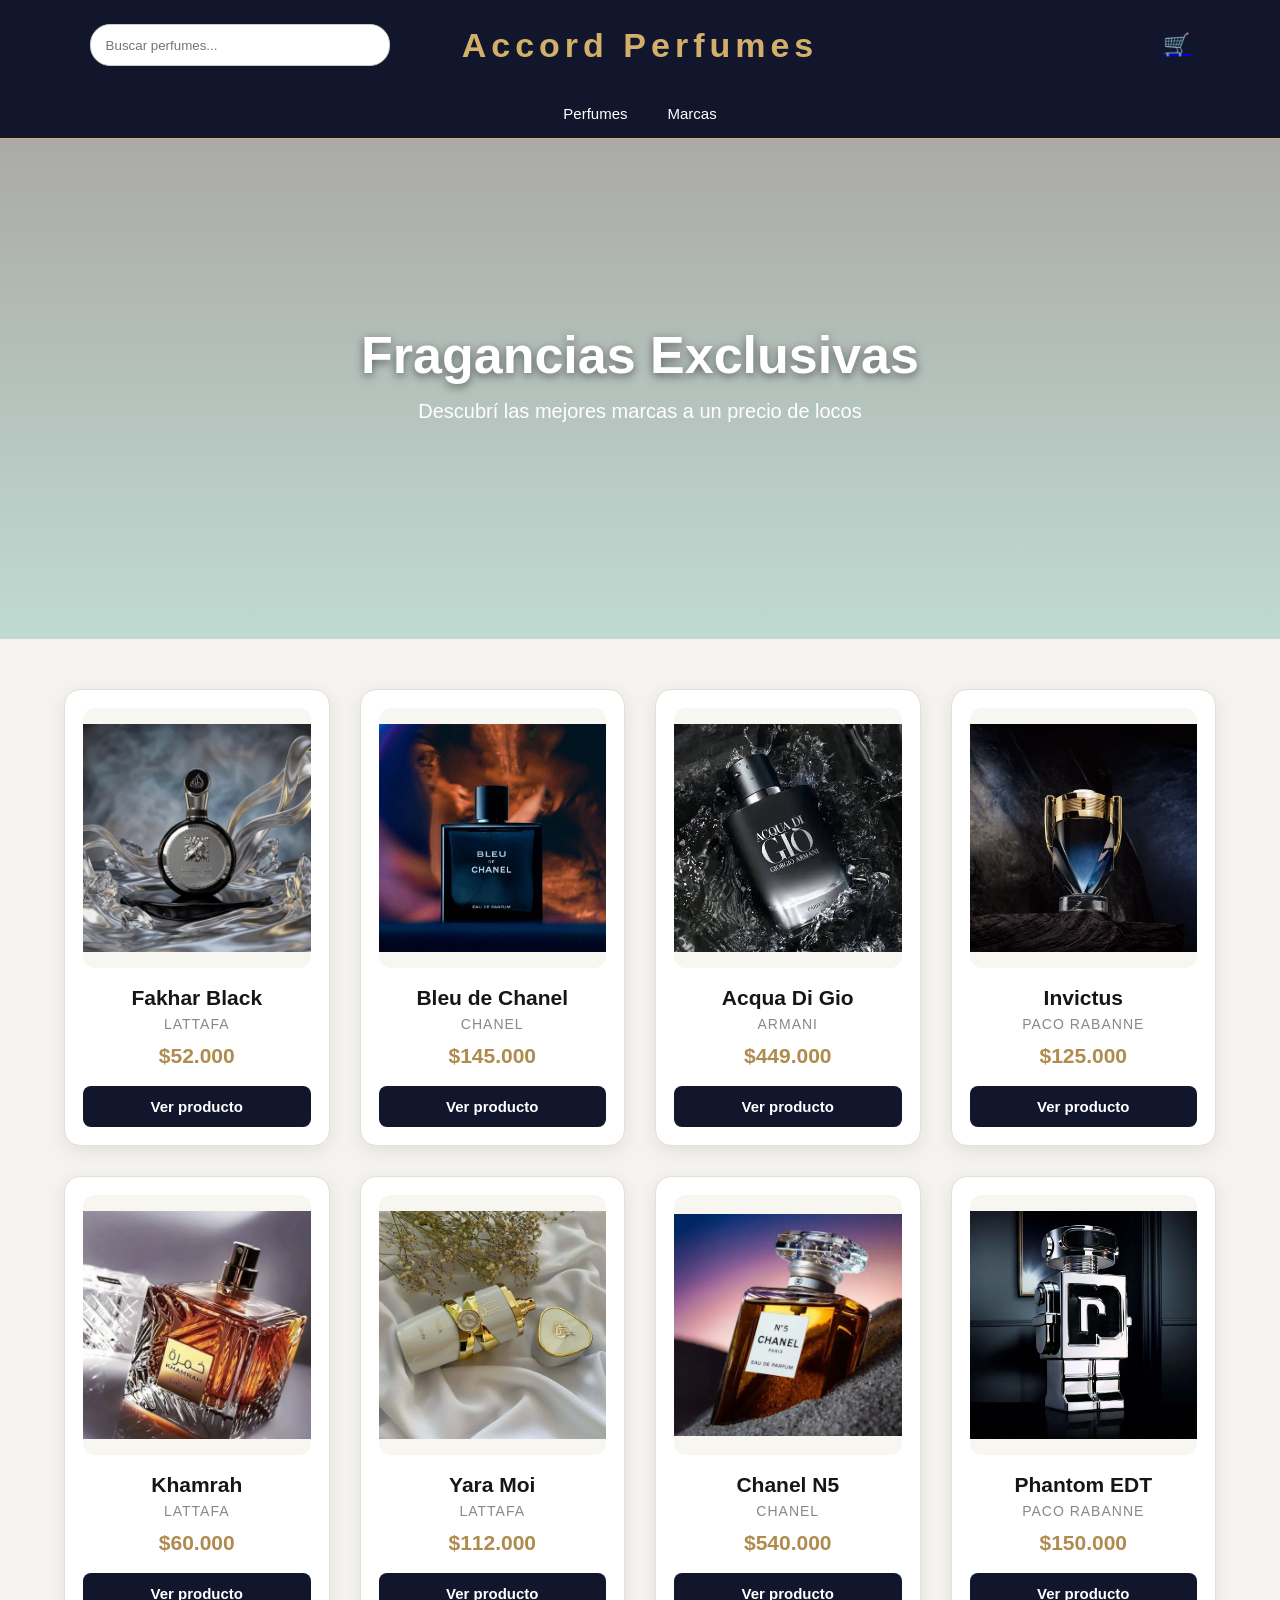
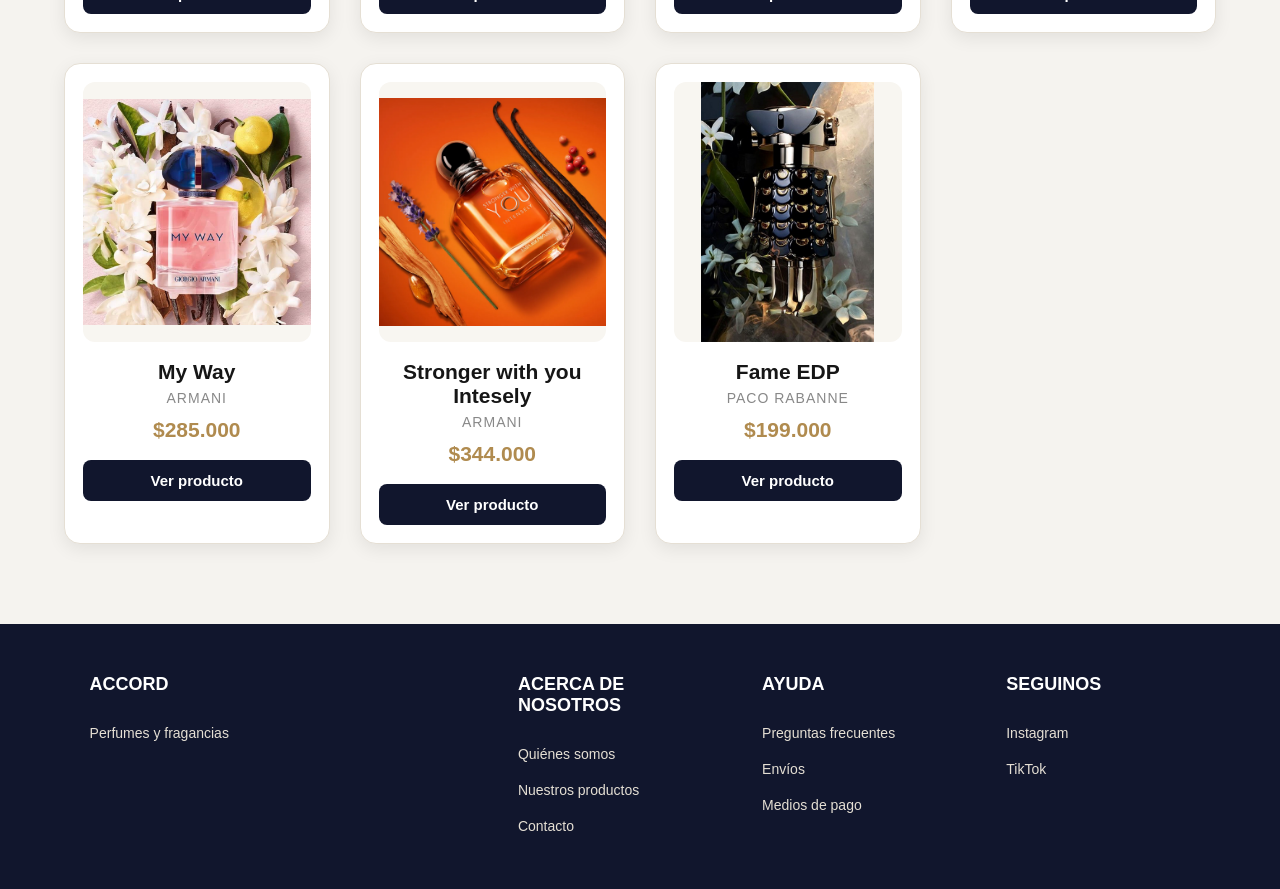
<file: index.html>
<!DOCTYPE html>
<html lang="en">
<head>
    <meta charset="UTF-8">
    <meta name="description" content="Pagina Web de Emprendimiento de Perfumes">
    <meta name="viewport" content="width=device-width, initial-scale=1.0">
    <meta name="keywords" content="html, CSS">
    <meta name="author" content="Jonathan Orieta">
    <link rel="stylesheet" href="styles.css">
    <title>Accord Perfumes</title>
</head>
<body>
<!-- HEADER -->
    <header>
        <div class="top-header">
            <div class="buscador-container">

                <input 
                    type="text" 
                    id="buscador"
                    placeholder="Buscar perfumes..."
                    autocomplete="off"
                >

                <div id="resultados-busqueda"></div>

            </div>
            <h1 class="logo">Accord Perfumes</h1>
            <div class="icons">
                <a href="Carrito.html">🛒</a>
            </div>
        </div>

        <!-- MENU -->
        <nav>
            <ul>
                <li><a href="perfumes.html">Perfumes</a></li>
                <li><a href="marcas.html">Marcas</a></li>
            </ul>
        </nav>
    </header>

    <!-- BANNER -->
    <section class="banner">
        <div class="banner-content">
            <h2>Fragancias Exclusivas</h2>
            <p>Descubrí las mejores marcas a un precio de locos</p>
        </div>
    </section>

    <!-- PRODUCTOS -->
    <section class="products" id="lista-productos">

        <div class="product-card">
            <img src="img/Black.webp" alt="">
            <h3>Fakhar Black</h3>
            <p class="brand">Lattafa</p>
            <p class="price">$52.000</p>
             <a href="producto.html?id=fakhar">
                <button>Ver producto</button>
            </a>
        </div>

        <div class="product-card">
            <img src="img/bleu.jpg" alt="">
            <h3>Bleu de Chanel</h3>
            <p class="brand">Chanel</p>
            <p class="price">$145.000</p>
            <a href="producto.html?id=bleu">
                <button>Ver producto</button>
            </a>
        </div>

        <div class="product-card">
            <img src="img/AcquaH.jpg" alt="">
            <h3>Acqua Di Gio</h3>
            <p class="brand">Armani</p>
            <p class="price">$449.000</p>
            <a href="producto.html?id=AcquaDiGioHP">
                <button>Ver producto</button>
            </a>
        </div>

        <div class="product-card">
            <img src="img/invictus.jpg" alt="">
            <h3>Invictus</h3>
            <p class="brand">Paco Rabanne</p>
            <p class="price">$125.000</p>
            <a href="producto.html?id=invictus">
                <button>Ver producto</button>
            </a>
        </div>
        <div class="product-card">
            <img src="img/khamrah.webp" alt="">
            <h3>Khamrah</h3>
            <p class="brand">Lattafa</p>
            <p class="price">$60.000</p>
             <a href="producto.html?id=Khamrah">
                <button>Ver producto</button>
            </a>
        </div>
        <div class="product-card">
            <img src="img/Yaramoi.jpg" alt="">
            <h3>Yara Moi</h3>
            <p class="brand">Lattafa</p>
            <p class="price">$112.000</p>
             <a href="producto.html?id=Yaramoi">
                <button>Ver producto</button>
            </a>
        </div>
        <div class="product-card">
            <img src="img/Chanel5.webp" alt="">
            <h3>Chanel N5</h3>
            <p class="brand">Chanel</p>
            <p class="price">$540.000</p>
            <a href="producto.html?id=Chanel5">
                <button>Ver producto</button>
            </a>
        </div>
        <div class="product-card">
            <img src="img/Phantom.webp" alt="">
            <h3>Phantom EDT</h3>
            <p class="brand">Paco Rabanne</p>
            <p class="price">$150.000</p>
            <a href="producto.html?id=Phantom">
                <button>Ver producto</button>
            </a>
        </div>

        <div class="product-card">
            <img src="img/Myway.jpg" alt="">
            <h3>My Way</h3>
            <p class="brand">Armani</p>
            <p class="price">$285.000</p>
            <a href="producto.html?id=MyWay">
                <button>Ver producto</button>
            </a>
        </div>
        <div class="product-card">
            <img src="img/Stronger.webp" alt="">
            <h3>Stronger with you Intesely</h3>
            <p class="brand">Armani</p>
            <p class="price">$344.000</p>
            <a href="producto.html?id=Stronger">
                <button>Ver producto</button>
            </a>
        </div>
        <div class="product-card">
            <img src="img/Fame.jpg" alt="">
            <h3>Fame EDP</h3>
            <p class="brand">Paco Rabanne</p>
            <p class="price">$199.000</p>
            <a href="producto.html?id=Fame">
                <button>Ver producto</button>
            </a>
        </div>

    </section >
    <footer>

    <div class="footer-column">
        <h3>ACCORD</h3>
        <p>Perfumes y fragancias</p>
    </div>

    <div class="footer-column">
        <h3>ACERCA DE NOSOTROS</h3>
        <p>Quiénes somos</p>
        <p>Nuestros productos</p>
        <p>Contacto</p>
    </div>

    <div class="footer-column">
        <h3>AYUDA</h3>
        <p>Preguntas frecuentes</p>
        <p>Envíos</p>
        <p>Medios de pago</p>
    </div>

    <div class="footer-column">
        <h3>SEGUINOS</h3>
        <p>Instagram</p>
        <p>TikTok</p>
    </div>

</footer>
<script src="buscador.js"></script>

</body>
</html>
</file>
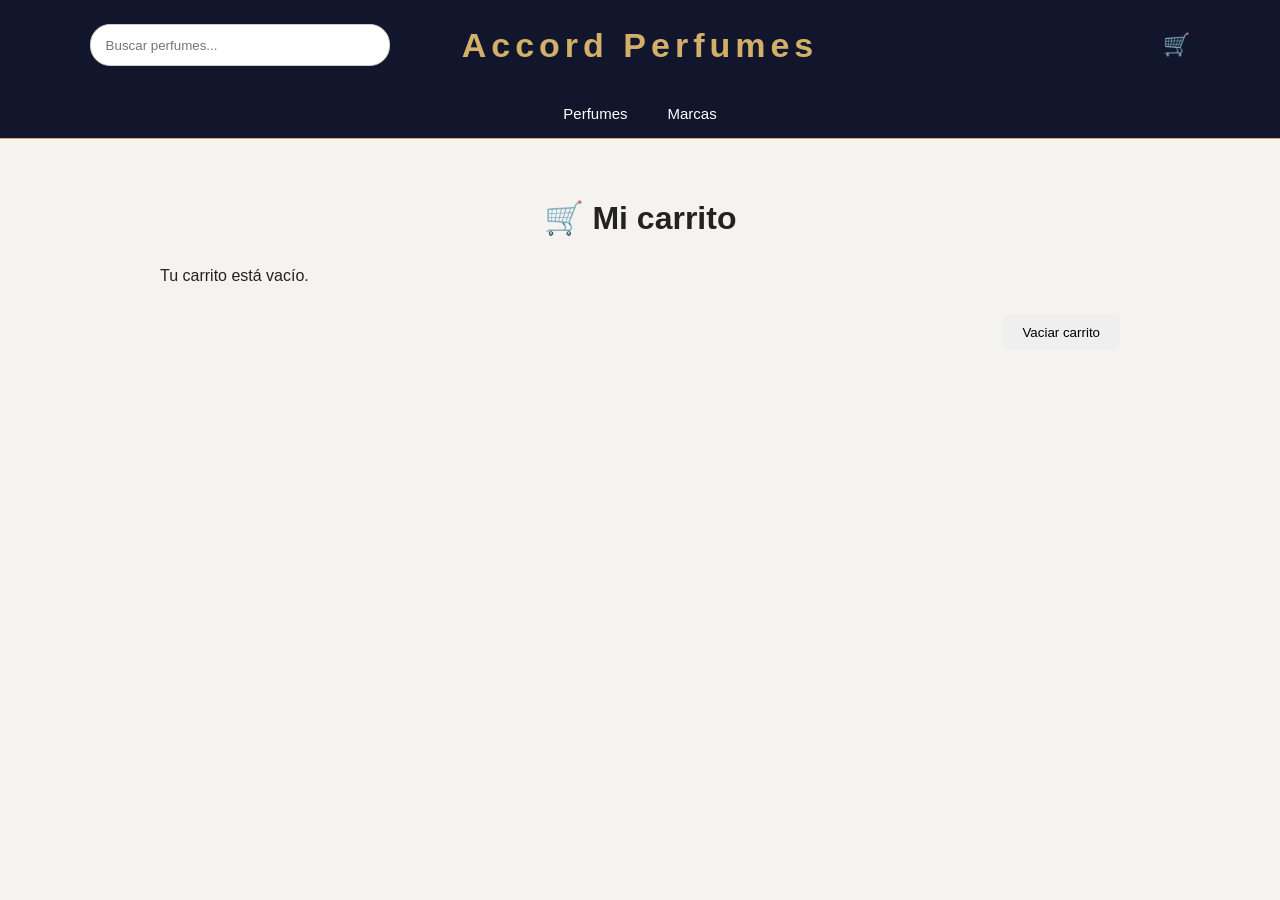
<file: Carrito.html>
<!DOCTYPE html>
<html lang="es">

<head>
    <meta charset="UTF-8">
    <title>Carrito - Accord Perfumes</title>
    <link rel="stylesheet" href="styles.css">
</head>

<body>

<header>

    <div class="top-header">

        <div class="buscador-container">

            <input 
                type="text"
                id="buscador"
                placeholder="Buscar perfumes..."
                autocomplete="off"
            >

            <div id="resultados-busqueda"></div>

        </div>

        <a href="index.html" class="logo">
            Accord Perfumes
        </a>

        <div class="icons">
            <span>🛒</span>
        </div>

    </div>


    <nav>
        <ul>
            <li><a href="perfumes.html">Perfumes</a></li>
            <li><a href="marcas.html">Marcas</a></li>
        </ul>
    </nav>

</header>

<main class="carrito">

    <h1>🛒 Mi carrito</h1>

    <div id="productos-carrito"></div>

    <h2 id="total"></h2>

    <button onclick="vaciarCarrito()">Vaciar carrito</button>

</main>

<script>

function mostrarCarrito() {

    const contenedor = document.getElementById("productos-carrito");
    const totalElemento = document.getElementById("total");

    let carrito = JSON.parse(localStorage.getItem("carrito")) || [];

    contenedor.innerHTML = "";

    let total = 0;

    if (carrito.length === 0) {

        contenedor.innerHTML = "<p>Tu carrito está vacío.</p>";

        totalElemento.textContent = "";

        return;
    }

    carrito.forEach((producto, index) => {

        // Compatibilidad con productos agregados anteriormente
        if (!producto.cantidad) {
            producto.cantidad = 1;
        }

        // Convertir "$52.000" en 52000
        let precioNumerico = parseInt(
            producto.precio.replace(/\D/g, "")
        );

        // Calcular subtotal
        let subtotal = precioNumerico * producto.cantidad;

        total += subtotal;

        contenedor.innerHTML += `

            <div class="producto-carrito">

                <img src="${producto.imagen}" alt="${producto.nombre}">

                <div>

                    <h2>${producto.nombre}</h2>

                    <p>${producto.marca}</p>

                    <p>Precio: ${producto.precio}</p>

                    <div class="cantidad">

                        <button onclick="disminuirCantidad(${index})">
                            −
                        </button>

                        <span>
                            Cantidad: ${producto.cantidad}
                        </span>

                        <button onclick="aumentarCantidad(${index})">
                            +
                        </button>

                    </div>

                    <p>
                        Subtotal: $${subtotal.toLocaleString("es-AR")}
                    </p>

                    <button onclick="eliminarProducto(${index})">
                        Eliminar
                    </button>

                </div>

            </div>

        `;
    });

    totalElemento.textContent =
        "Total: $" + total.toLocaleString("es-AR");

    // Guardar cambios
    localStorage.setItem("carrito", JSON.stringify(carrito));
}


// AUMENTAR CANTIDAD

function aumentarCantidad(index) {

    let carrito = JSON.parse(localStorage.getItem("carrito")) || [];

    carrito[index].cantidad++;

    localStorage.setItem("carrito", JSON.stringify(carrito));

    mostrarCarrito();
}


// DISMINUIR CANTIDAD

function disminuirCantidad(index) {

    let carrito = JSON.parse(localStorage.getItem("carrito")) || [];

    if (carrito[index].cantidad > 1) {

        carrito[index].cantidad--;

    } else {

        // Si llega a 0, eliminar producto
        carrito.splice(index, 1);
    }

    localStorage.setItem("carrito", JSON.stringify(carrito));

    mostrarCarrito();
}


// ELIMINAR PRODUCTO

function eliminarProducto(index) {

    let carrito = JSON.parse(localStorage.getItem("carrito")) || [];

    carrito.splice(index, 1);

    localStorage.setItem("carrito", JSON.stringify(carrito));

    mostrarCarrito();
}


// VACIAR CARRITO

function vaciarCarrito() {

    localStorage.removeItem("carrito");

    mostrarCarrito();
}


// Mostrar carrito al abrir la página

mostrarCarrito();

</script>
<script src="buscador.js"></script>
</body>
</html>
</file>
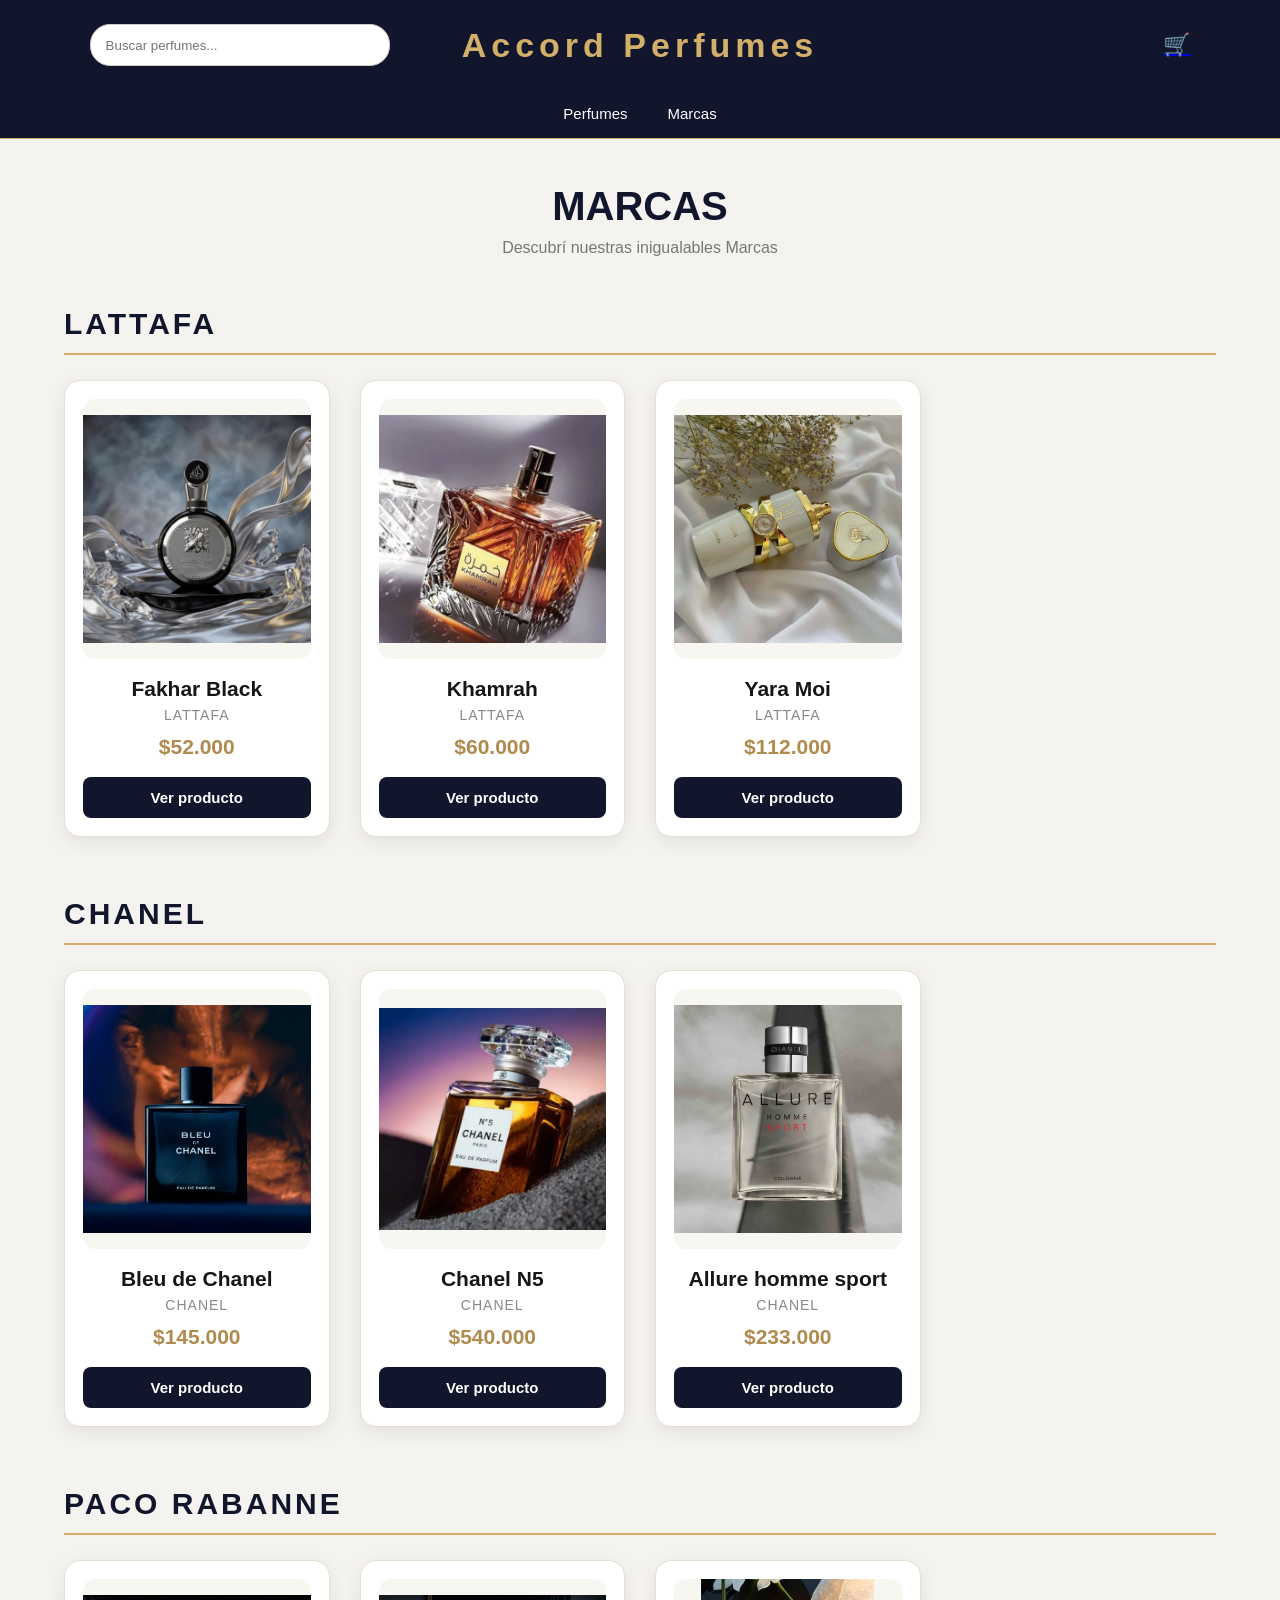
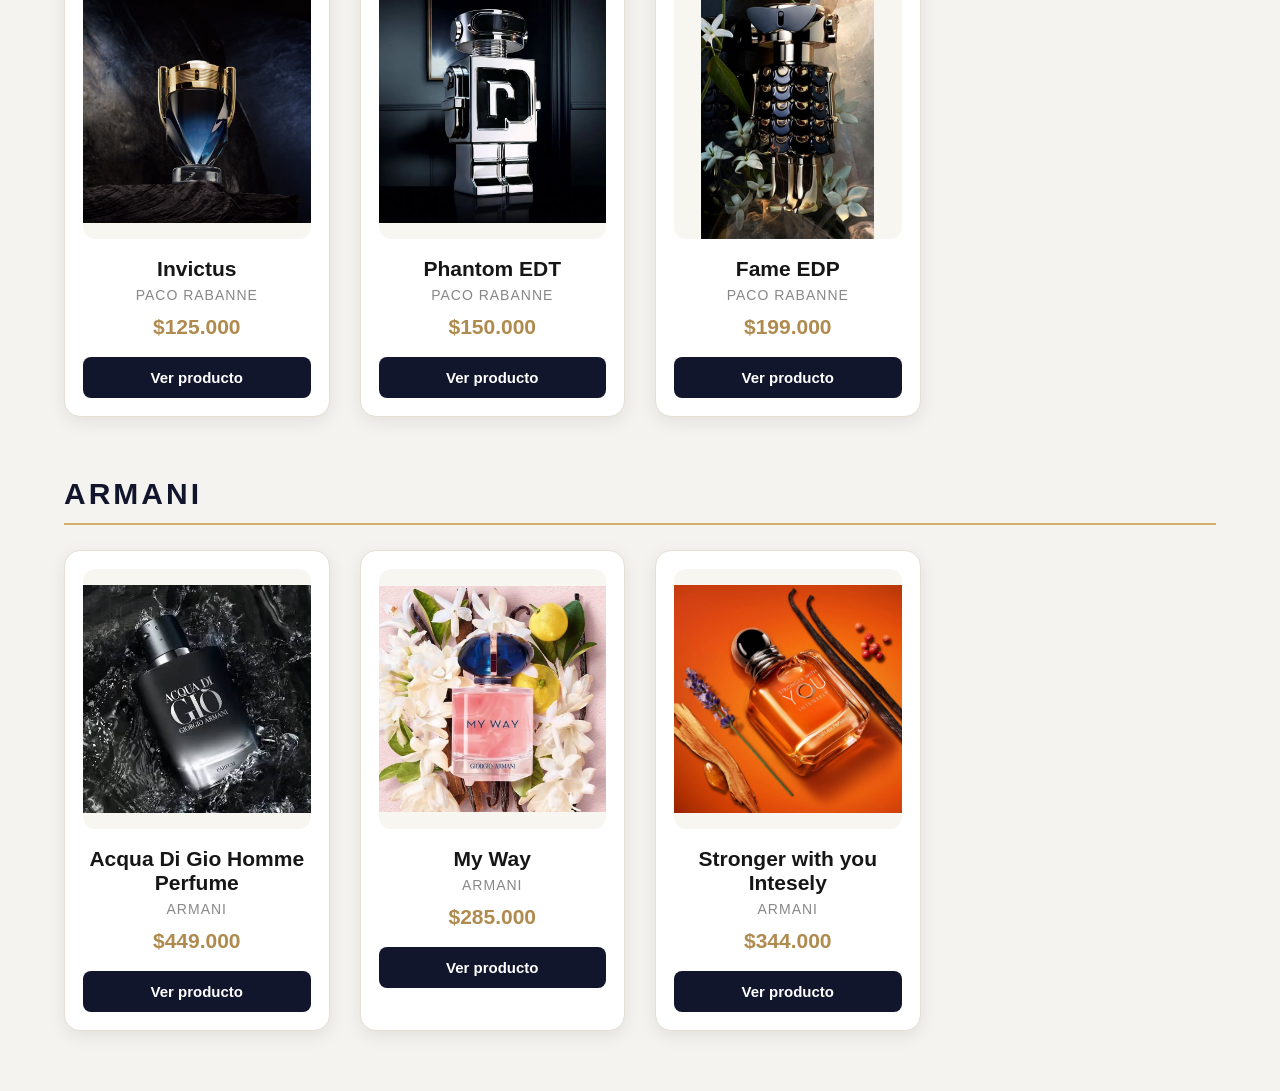
<file: Marcas.html>
<!DOCTYPE html>
<html lang="es">
<head>
    <meta charset="UTF-8">
    <title>Marcas</title>
    <link rel="stylesheet" href="styles.css">
</head>
<body>
<!--------Header----->
    <header>
        <div class="top-header">
            <div class="buscador-container">

                <input 
                    type="text"
                    id="buscador"
                    placeholder="Buscar perfumes..."
                    autocomplete="off"
                >

            <div id="resultados-busqueda"></div>

        </div>
            <a href="index.html" class="logo">
                Accord Perfumes
            </a>
            <div class="icons">
                <a href="Carrito.html">🛒</a>
            </div>
        </div>

        <!-- MENU -->
        <nav>
            <ul>
                <li><a href="perfumes.html">Perfumes</a></li>
                <li><a href="marcas.html">Marcas</a></li>
            </ul>
        </nav>
    </header>

<section class="titulo-seccion">
    <h1>MARCAS</h1>
    <p>Descubrí nuestras inigualables Marcas</p>
</section>
<section class="marcas-container">

    <!-- LATTAFA -->
    <div class="marca-seccion">
        <h2>LATTAFA</h2>

        <div class="products">
            <div class="product-card">
                <img src="img/Black.webp" alt="Fakhar Black">
                <h3>Fakhar Black</h3>
                <p class="brand">Lattafa</p>
                <p class="price">$52.000</p>
                <a href="producto.html?id=fakhar">
                    <button>Ver producto</button>
                </a>
            </div>
            <div class="product-card">
                <img src="img/khamrah.webp" alt="khamrah">
                <h3>Khamrah</h3>
                <p class="brand">Lattafa</p>
                <p class="price">$60.000</p>
                <a href="producto.html?id=Khamrah">
                    <button>Ver producto</button>
                </a>
            </div>
            <div class="product-card">
                <img src="img/Yaramoi.jpg" alt="Yaramoi">
                <h3>Yara Moi</h3>
                <p class="brand">Lattafa</p>
                <p class="price">$112.000</p>
                <a href="producto.html?id=Yaramoi">
                    <button>Ver producto</button>
                </a>
            </div>
            <!-- Acá agregás más perfumes de Lattafa -->
        </div>
    </div>


    <!-- CHANEL -->
    <div class="marca-seccion">
        <h2>CHANEL</h2>

        <div class="products">
            <div class="product-card">
                <img src="img/bleu.jpg" alt="Bleu de Chanel">
                <h3>Bleu de Chanel</h3>
                <p class="brand">Chanel</p>
                <p class="price">$145.000</p>
                <a href="producto.html?id=bleu">
                    <button>Ver producto</button>
                </a>
            </div>
            <div class="product-card">
                <img src="img/Chanel5.webp" alt="Chanel N5">
                <h3>Chanel N5</h3>
                <p class="brand">Chanel</p>
                <p class="price">$540.000</p>
                <a href="producto.html?id=Chanel5">
                    <button>Ver producto</button>
                </a>
            </div>
            <div class="product-card">
                <img src="img/Allure.webp" alt="Allure homme sport">
                <h3>Allure homme sport</h3>
                <p class="brand">Chanel</p>
                <p class="price">$233.000</p>
                <a href="producto.html?id=Allure">
                    <button>Ver producto</button>
                </a>
            </div>
            <!-- Más perfumes de Chanel -->
        </div>
    </div>


    <!-- PACO RABANNE -->
    <div class="marca-seccion">
        <h2>PACO RABANNE</h2>

        <div class="products">
            <div class="product-card">
                <img src="img/invictus.jpg" alt="Invictus">
                <h3>Invictus</h3>
                <p class="brand">Paco Rabanne</p>
                <p class="price">$125.000</p>
                <a href="producto.html?id=invictus">
                    <button>Ver producto</button>
                </a>
            </div>
            <div class="product-card">
                <img src="img/Phantom.webp" alt="Phantom">
                <h3>Phantom EDT</h3>
                <p class="brand">Paco Rabanne</p>
                <p class="price">$150.000</p>
                <a href="producto.html?id=Phantom">
                    <button>Ver producto</button>
                </a>
            </div>
            <div class="product-card">
                <img src="img/Fame.jpg" alt="Fame">
                <h3>Fame EDP</h3>
                <p class="brand">Paco Rabanne</p>
                <p class="price">$199.000</p>
                <a href="producto.html?id=Fame">
                    <button>Ver producto</button>
                </a>
            </div>

            <!-- Más perfumes de Paco Rabanne -->
        </div>
    </div>


    <!-- ARMANI -->
    <div class="marca-seccion">
        <h2>ARMANI</h2>

        <div class="products">
            <div class="product-card">
                <img src="img/AcquaH.jpg" alt="Acqua Di Gio Homme">
                <h3>Acqua Di Gio Homme Perfume</h3>
                <p class="brand">Armani</p>
                <p class="price">$449.000</p>
                <a href="producto.html?id=AcquaDiGioHP">
                    <button>Ver producto</button>
                </a>
            </div>
            <div class="product-card">
                <img src="img/Myway.jpg" alt="MyWay">
                <h3>My Way</h3>
                <p class="brand">Armani</p>
                <p class="price">$285.000</p>
                <a href="producto.html?id=MyWay">
                    <button>Ver producto</button>
                </a>
            </div>
            <div class="product-card">
                <img src="img/Stronger.webp" alt="Stronger">
                <h3>Stronger with you Intesely</h3>
                <p class="brand">Armani</p>
                <p class="price">$344.000</p>
                <a href="producto.html?id=Stronger">
                    <button>Ver producto</button>
                </a>
            </div>

            <!-- Más perfumes de Armani -->
        </div>
    </div>
<script src="buscador.js"></script>
</section>
</file>
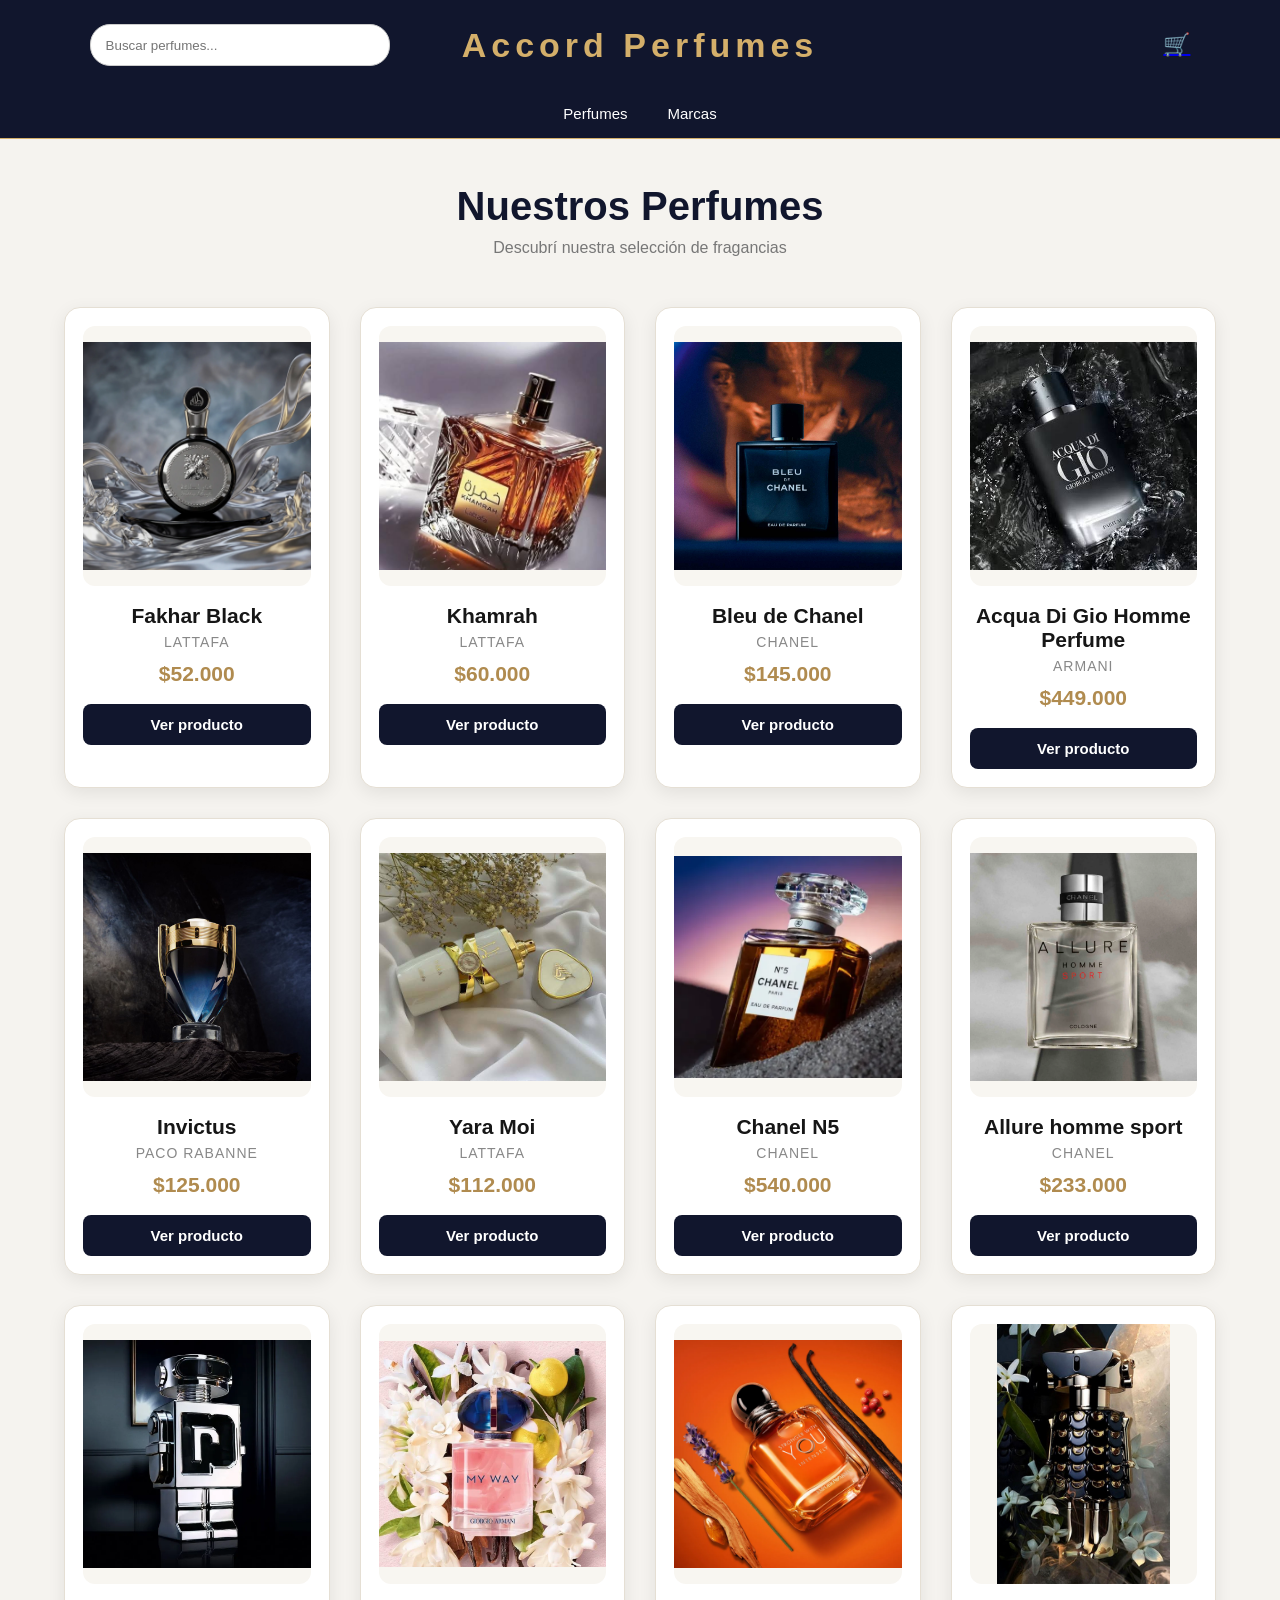
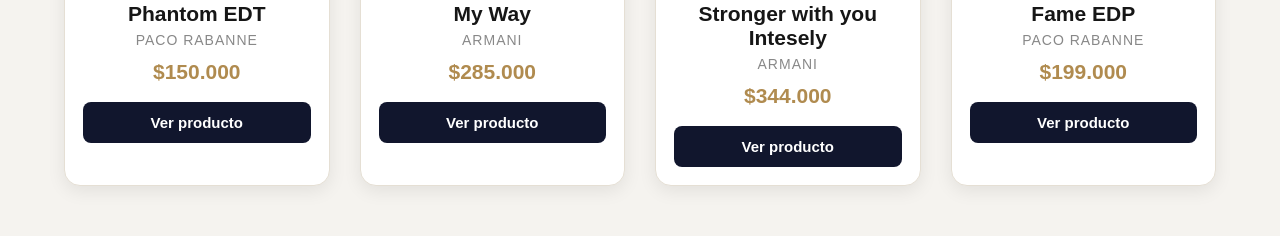
<file: perfumes.html>
<!DOCTYPE html>
<html lang="es">
<head>
    <meta charset="UTF-8">
    <title>Perfumes</title>
    <link rel="stylesheet" href="styles.css">
</head>
<body>
<!--------Header----->
    <header>
        <div class="top-header">
            <div class="buscador-container">

                <input 
                    type="text"
                    id="buscador"
                    placeholder="Buscar perfumes..."
                    autocomplete="off"
                >

            <div id="resultados-busqueda"></div>

        </div>
            <a href="index.html" class="logo">
                Accord Perfumes
            </a>
            <div class="icons">
                <a href="Carrito.html">🛒</a>
            </div>
        </div>

        <!-- MENU -->
        <nav>
            <ul>
                <li><a href="perfumes.html">Perfumes</a></li>
                <li><a href="marcas.html">Marcas</a></li>
            </ul>
        </nav>
    </header>

<section class="titulo-seccion">
    <h1>Nuestros Perfumes</h1>
    <p>Descubrí nuestra selección de fragancias</p>
</section>

<section class="products">

    <div class="product-card">
        <img src="img/Black.webp" alt="Fakhar Black">

        <h3>Fakhar Black</h3>

        <p class="brand">Lattafa</p>

        <p class="price">$52.000</p>

        <a href="producto.html?id=fakhar">
            <button>Ver producto</button>
        </a>
    </div>
    <div class="product-card">
        <img src="img/khamrah.webp" alt="Khamrah">

        <h3>Khamrah</h3>

        <p class="brand">Lattafa</p>

        <p class="price">$60.000</p>

        <a href="producto.html?id=Khamrah">
            <button>Ver producto</button>
        </a>
    </div>


    <div class="product-card">
        <img src="img/bleu.jpg" alt="Bleu de Chanel">

        <h3>Bleu de Chanel</h3>

        <p class="brand">Chanel</p>

        <p class="price">$145.000</p>

        <a href="producto.html?id=bleu">
            <button>Ver producto</button>
        </a>
    </div>


    <div class="product-card">
        <img src="img/AcquaH.jpg" alt="Acqua Di Gio">

        <h3>Acqua Di Gio Homme Perfume</h3>

        <p class="brand">Armani</p>

        <p class="price">$449.000</p>

        <a href="producto.html?id=AcquaDiGioHP">
            <button>Ver producto</button>
        </a>
    </div>


    <div class="product-card">
        <img src="img/invictus.jpg" alt="Invictus">

        <h3>Invictus</h3>

        <p class="brand">Paco Rabanne</p>

        <p class="price">$125.000</p>

        <a href="producto.html?id=invictus">
            <button>Ver producto</button>
        </a>
    </div>
    <div class="product-card">
        <img src="img/Yaramoi.jpg" alt="Yaramoi">

        <h3>Yara Moi</h3>

        <p class="brand">Lattafa</p>

        <p class="price">$112.000</p>

        <a href="producto.html?id=Yaramoi">
            <button>Ver producto</button>
        </a>
    </div>
    <div class="product-card">
        <img src="img/Chanel5.webp" alt="N5">

        <h3>Chanel N5</h3>

        <p class="brand">Chanel</p>

        <p class="price">$540.000</p>

        <a href="producto.html?id=Chanel5">
            <button>Ver producto</button>
        </a>
    </div>
    <div class="product-card">
        <img src="img/Allure.webp" alt="Allure homme sport">

        <h3>Allure homme sport</h3>

        <p class="brand">Chanel</p>

        <p class="price">$233.000</p>

        <a href="producto.html?id=Allure">
            <button>Ver producto</button>
        </a>
    </div>
    <div class="product-card">
        <img src="img/Phantom.webp" alt="Phantom">

        <h3>Phantom EDT</h3>

        <p class="brand">Paco Rabanne</p>

        <p class="price">$150.000</p>

        <a href="producto.html?id=Phantom">
            <button>Ver producto</button>
        </a>
    </div>
    <div class="product-card">
        <img src="img/Myway.jpg" alt="MyWay">

        <h3>My Way</h3>

        <p class="brand">Armani</p>

        <p class="price">$285.000</p>

        <a href="producto.html?id=MyWay">
            <button>Ver producto</button>
        </a>
    </div>
    
    <div class="product-card">
        <img src="img/Stronger.webp" alt="Stronger">

        <h3>Stronger with you Intesely</h3>

        <p class="brand">Armani</p>

        <p class="price">$344.000</p>

        <a href="producto.html?id=Stronger">
            <button>Ver producto</button>
        </a>
    </div>

    <div class="product-card">
        <img src="img/Fame.jpg" alt="Fame">

        <h3>Fame EDP</h3>

        <p class="brand">Paco Rabanne</p>

        <p class="price">$199.000</p>

        <a href="producto.html?id=Fame">
            <button>Ver producto</button>
        </a>
    </div>

</section>


<script src="buscador.js"></script>

</body>
</html>
</file>
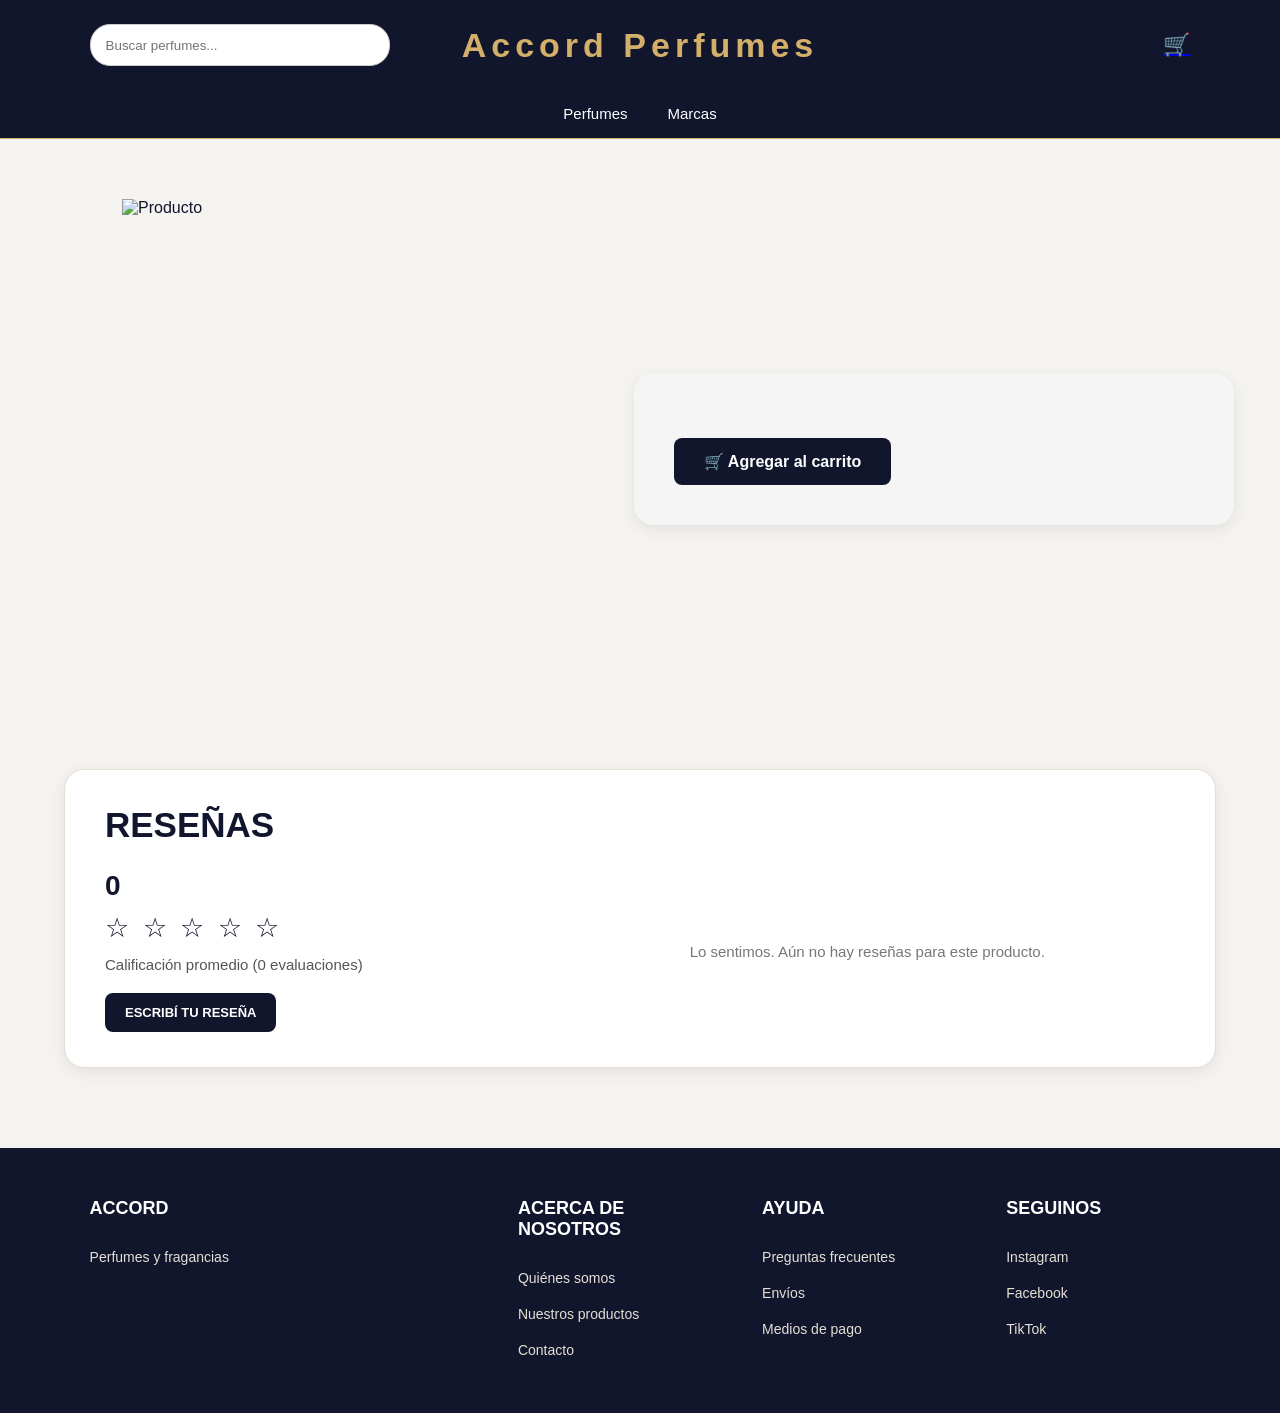
<file: producto.html>
<!DOCTYPE html>
<html lang="es">

<head>
    <meta charset="UTF-8">
    <title>Producto</title>
    <link rel="stylesheet" href="styles.css">
</head>

<body class="pagina-producto">

    <header>

    <div class="top-header">

        <div class="buscador-container">

            <input
                type="text"
                id="buscador"
                placeholder="Buscar perfumes..."
                autocomplete="off"
            >

            <div id="resultados-busqueda"></div>

        </div>

        <a href="index.html" class="logo">
            Accord Perfumes
        </a>

        <div class="icons">
            <a href="Carrito.html">🛒</a>
        </div>

    </div>

    <!-- MENU -->
    <nav>
        <ul>
            <li><a href="perfumes.html">Perfumes</a></li>
            <li><a href="marcas.html">Marcas</a></li>
        </ul>
    </nav>

</header>

    <main class="detalle-producto">

        <!-- IMAGEN -->
        <div class="producto-imagen">
            <img id="imagen" alt="Producto">
        </div>

        <!-- INFORMACIÓN -->
        <div class="producto-info">

            <p id="marca"></p>

            <h1 id="nombre"></h1>

            <p id="descripcion"></p>

            <h2 id="precio"></h2>

        <button class="btn-comprar" onclick="agregarAlCarrito()">
            🛒 Agregar al carrito
        </button>

        </div>

    </main>
        <section class="resenas">

            <h2>RESEÑAS</h2>

            <div class="resenas-contenido">

                <div class="resenas-izquierda">
                    <h3>0</h3>

                    <div class="estrellas">
                          ☆ ☆ ☆ ☆ ☆
                    </div>

                    <p>Calificación promedio (0 evaluaciones)</p>

                     <button>ESCRIBÍ TU RESEÑA</button>
                </div>

                 <div class="resenas-derecha">
                    <p>Lo sentimos. Aún no hay reseñas para este producto.</p>
                </div>

    </div>

</section>

    <footer>

    <div class="footer-column">
        <h3>ACCORD</h3>
        <p>Perfumes y fragancias</p>
    </div>

    <div class="footer-column">
        <h3>ACERCA DE NOSOTROS</h3>
        <p>Quiénes somos</p>
        <p>Nuestros productos</p>
        <p>Contacto</p>
    </div>

    <div class="footer-column">
        <h3>AYUDA</h3>
        <p>Preguntas frecuentes</p>
        <p>Envíos</p>
        <p>Medios de pago</p>
    </div>

    <div class="footer-column">
        <h3>SEGUINOS</h3>
        <p>Instagram</p>
        <p>Facebook</p>
        <p>TikTok</p>
    </div>

</footer>
<script src="buscador.js"></script>
<script src="producto.js"></script>
</body>
</html>
</file>
<file: styles.css>
*{
    margin:0;
    padding:0;
    box-sizing:border-box;
    font-family:Arial, Helvetica, sans-serif;
}

body{
    background:#f5f3ef;
    color:#222;
}

/* HEADER */

header{
    color:#d4af6a;
    background:#11162d;
    border-bottom:1px solid #d4af6a;
}

.top-header {
    position: relative;
    width: 100%;
    min-height: 90px;

    display: flex;
    align-items: center;
    justify-content: space-between;

    padding: 20px 7%;
}


/* BUSCADOR */

.top-header .buscador-container {
    width: 300px;
    flex-shrink: 0;
}


/* LOGO CENTRADO */

.top-header .logo {
    position: absolute;

    left: 50%;
    top: 50%;

    transform: translate(-50%, -50%);

    margin: 0;

    text-align: center;

    white-space: nowrap;

    z-index: 2;
}


/* ICONOS */

.top-header .icons {
    margin-left: auto;
    display: flex;
    align-items: center;
    gap: 20px;

    flex-shrink: 0;
}
.logo{
    font-size:34px;
    letter-spacing:5px;
    font-weight:600;
    text-decoration:none;
    color:#d4af6a;
    cursor:pointer;
}

.top-header input{
    width:250px;
    padding:10px 15px;
    border:1px solid #f5f5f5f6;
    border-radius:30px;
}

.icons{
    display:flex;
    gap:20px;
    font-size:22px;
    cursor:pointer;
}

/* MENU */

nav{
    padding:15px 0;
}

nav ul{
    display:flex;
    justify-content:center;
    gap:40px;
    list-style:none;
}

nav a{
    text-decoration:none;
    color:white;
    font-size:15px;
    font-weight:500;
    transition:.3s;
}

nav a:hover{
    color:#d4af6a;
}

/* BANNER */

.banner{
    height:500px;
    background:
    linear-gradient(rgba(0, 0, 0, 0.3),
    rgba(111, 182, 166, 0.404)),
    url('https://images.unsplash.com/photo-1594035910387-fea47794261f?w=1600');
    background-size:cover;
    background-position:center;
    display:flex;
    align-items:center;
    justify-content:center;
    text-align:center;
}

.banner-content{
    color:white;
}

.banner-content h2{
    font-size:52px;
    margin-bottom:15px;
    text-shadow:0 3px 10px rgba(0,0,0,.5);
}

.banner-content p{
    font-size:20px;
    margin-bottom:30px;
}

.banner-content button{
    padding:15px 35px;
    border:none;
    background:white;
    color:black;
    cursor:pointer;
    font-weight:bold;
    transition:.3s;
}

.banner-content button:hover{
    background:#d6b98c;
}

/* PRODUCTOS */

/* =========================================
   PÁGINA DE PERFUMES
   ========================================= */
.titulo-seccion {
    text-align: center;
    margin: 45px auto 20px;
}

.titulo-seccion h1 {
    margin: 0;
    font-size: 40px;
    color: #11162d;
}

.titulo-seccion p {
    margin-top: 10px;
    color: #777;
    font-size: 16px;
}
.products {
    width: 90%;
    max-width: 1300px;

    margin: 50px auto;

    display: grid;

    grid-template-columns: repeat(4, 1fr);

    gap: 30px;
}


/* TARJETA */

.product-card {
    background: white;

    border-radius: 16px;

    padding: 18px;

    text-align: center;

    border: 1px solid #e5dfd4;

    box-shadow: 0 5px 18px rgba(0, 0, 0, 0.08);

    transition: transform 0.3s, box-shadow 0.3s;
}


.product-card:hover {
    transform: translateY(-8px);

    box-shadow: 0 12px 28px rgba(0, 0, 0, 0.15);
}


/* IMAGEN */

.product-card img {
    width: 100%;

    height: 260px;

    object-fit: contain;

    background: #f8f6f1;

    border-radius: 12px;

    display: block;

    margin-bottom: 18px;
}


/* NOMBRE */

.product-card h3 {
    margin: 5px 0;

    font-size: 21px;

    color: #161616;
}


/* MARCA */

.product-card .brand {
    margin: 6px 0;

    color: #888;

    font-size: 14px;

    text-transform: uppercase;

    letter-spacing: 1px;
}


/* PRECIO */

.product-card .price {
    margin: 12px 0 18px;

    font-size: 21px;

    font-weight: bold;

    color: #b08b4f;
}


/* BOTÓN */

.product-card button {
    width: 100%;

    padding: 12px;

    border: none;

    border-radius: 8px;

    background: #11162d;

    color: white;

    font-size: 15px;

    font-weight: 600;

    cursor: pointer;

    transition: 0.3s;
}


.product-card button:hover {
    background: #b08b4f;
}


/* RESPONSIVE */

@media (max-width: 768px) {

    .top-header {
        position: static;

        display: flex;
        flex-direction: column;

        gap: 15px;

    }

    .top-header .buscador-container {
        width: 100%;
        max-width: 350px;
    }

    .top-header .logo {
        position: static;

        transform: none;

        white-space: normal;

        text-align: center;

        order:2;
    }
    .top-header .buscador-container {
        order: 1;
    }

    .top-header .icons {
        order:3;
        margin-left: 0;
    }

    nav ul {
        flex-wrap: wrap;
        gap: 15px;
    }

    .banner-content h2 {
        font-size: 40px;
    }
}
/* =========================================
   PAGINA DE PRODUCTO
   ========================================= */

.pagina-producto{
    color:#11162d;
}

.detalle-producto{
    max-width:1200px;
    margin:40px auto;
    padding:20px 40px;

    display:grid;
    grid-template-columns:45% 55%;
    gap:50px;

    align-items:center;
}

/* IMAGEN DEL PRODUCTO */

.producto-imagen{
    display:flex;
    justify-content:center;
    align-items:center;
}

.producto-imagen img{
    width:100%;
    max-width:420px;
    height:500px;
    object-fit:contain;
}

/* INFORMACION DEL PRODUCTO */

.producto-info{
    background:#f5f5f5;

    padding:40px;

    border-radius:20px;

    color:#111;

    box-shadow:0 4px 15px rgba(0,0,0,0.08);

    max-width:600px;
    width:100%;
}

.producto-info #marca{
    font-size:16px;
    font-weight:bold;
    margin-bottom:10px;
    color:#555;
}

.producto-info #nombre{
    font-size:40px;
    margin-bottom:15px;
}

.producto-info #descripcion{
    font-size:17px;
    line-height:1.6;
    margin-bottom:25px;
    color:#666;
}

.producto-info #precio{
    font-size:32px;
    margin-bottom:25px;
}



/* BOTON */

.btn-comprar{
    background:rgb(255, 81, 0);
    color:white;
    border:none;
    padding:15px 35px;
    font-size:16px;
    cursor:pointer;
    border-radius:5px;
    transition:.3s;
}

.btn-comprar:hover{
    background:#444;
}

/* RESPONSIVE PRODUCTO */

@media(max-width:768px){

    .detalle-producto{
        grid-template-columns:1fr;
        text-align:center;
        padding:20px;
    }

    .producto-imagen img{
        max-width:300px;
        height:350px;
    }

    .producto-info #nombre{
        font-size:30px;
    }

    .producto-info #descripcion{
        margin:auto auto 25px auto;
    }

}
/*BUSCADOR */
.buscador-container {
    position: relative;
    width: 300px;
}

.buscador-container input {
    width: 100%;
    height: 42px;

    padding: 10px 15px;

    border: 1px solid #ccc;
    border-radius: 20px;

    outline: none;

    box-sizing: border-box;
}

#resultados-busqueda {
    display: none;
    position: absolute;
    top: 45px;
    left: 0;
    width: 100%;
    background: white;
    border: 1px solid #ddd;
    border-radius: 10px;
    box-shadow: 0 4px 12px rgba(0,0,0,0.15);
    z-index: 1000;
    overflow: hidden;
}

.resultado-producto {
    display: flex;
    align-items: center;
    gap: 12px;
    padding: 10px;
    text-decoration: none;
    color: #333;
    border-bottom: 1px solid #eee;
}

.resultado-producto:hover {
    background-color: #f5f5f5;
}

.resultado-producto img {
    width: 55px;
    height: 55px;
    object-fit: contain;
}

.resultado-info h3 {
    margin: 0;
    font-size: 15px;
}

.resultado-info p {
    margin: 3px 0;
    font-size: 13px;
    color: #777;
}

.resultado-info strong {
    font-size: 14px;
}

.sin-resultados {
    padding: 15px;
    text-align: center;
    color: #777;
}

.logo {
    text-decoration: none;
    color: #d4af6a;
    cursor: pointer;
    font-size: 34px;
    letter-spacing: 5px;
    font-weight: 600;
}
/* =================================
   RESEÑAS
   ================================= */

.resenas {
    width: 90%;
    max-width: 1200px;

    margin: 50px auto 30px;

    padding: 35px 40px;

    background: #ffffff;

    border-radius: 20px;

    color: #11162d;

    box-shadow: 0 4px 15px rgba(0,0,0,0.08);

    border: 1px solid #e5dfd4;
}

.resenas h2{
    font-size:35px;
    margin-bottom:25px;
}

.resenas-contenido{
    display:grid;
    grid-template-columns:35% 65%;
    gap:40px;

    align-items:center;
}

.resenas-izquierda h3{
    font-size:28px;
    margin-bottom:10px;
}

.estrellas{
    font-size:27px;
    letter-spacing:3px;
    margin-bottom:12px;
}

.resenas-izquierda p{
    font-size:15px;
    margin-bottom:20px;
    color:#555;
}

.resenas-izquierda button {
    background: #11162d;
    color: white;

    border: none;

    padding: 12px 20px;

    border-radius: 8px;

    cursor: pointer;

    font-size: 13px;
    font-weight: 600;

    transition: 0.3s;
}

.resenas-izquierda button:hover {
    background: #b08b4f;
}

.resenas-derecha{
    display:flex;
    justify-content:center;
    align-items:center;

    color:#777;

    font-size:15px;
}
/* =================================
   FOOTER
   ================================= */

footer{
    width:100%;
    margin-top:80px;
    padding:50px 7%;

    background: #11162d;
    color: white;

    display:grid;
    grid-template-columns:2fr 1fr 1fr 1fr;
    gap:60px;

    min-height:250px;
}

/* COLUMNAS */

.footer-column{
    display:flex;
    flex-direction:column;
    gap:10px;
}

.footer-column h3{
    margin-bottom:15px;
    font-size:18px;
}

.footer-column p{
    margin:5px 0;
    font-size:14px;
    color:#e5dfd4;
}

/* RESPONSIVE */

@media(max-width:768px){

    footer{
        grid-template-columns:1fr 1fr;
        gap:30px;
    }

}

@media(max-width:500px){

    footer{
        grid-template-columns:1fr;
        text-align:center;
    }

}
/* imagen del Producto en carrito*/
/* ============================= */
/* CARRITO */
/* ============================= */

.carrito {
    max-width: 1000px;
    margin: 40px auto;
    padding: 20px;
}

.carrito > h1 {
    text-align: center;
    margin-bottom: 30px;
}


/* TARJETA DE CADA PRODUCTO */

.producto-carrito{
    display:flex;
    align-items:center;
    gap:25px;

    background:white;

    border:1px solid #e3ded4;
    border-radius:16px;

    padding:20px;
    margin-bottom:20px;

    box-shadow:0 5px 18px rgba(0,0,0,.08);
}


/* IMAGEN */

.producto-carrito img{
    width:140px;
    height:140px;
    object-fit:contain;
    flex-shrink:0;
}


/* INFORMACIÓN DEL PRODUCTO */

.producto-carrito > div{
    flex:1;
    padding:20px;

    background:#f8f6f1;

    border-radius:12px;

    border:1px solid #e5dfd4;
}


/* NOMBRE */

.producto-carrito h2 {
    margin-top: 0;
    margin-bottom: 8px;

    font-size: 24px;
}


/* MARCA */

.producto-carrito p {
    margin: 6px 0;
}


/* CANTIDAD */

.cantidad {
    display: flex;
    align-items: center;
    gap: 10px;

    margin: 15px 0;
}

.cantidad button {
    width: 30px;
    height: 30px;

    border: none;
    border-radius: 5px;

    cursor: pointer;
}


/* BOTÓN ELIMINAR */

.producto-carrito button {
    cursor: pointer;
}


/* TOTAL */

#total {
    text-align: right;

    margin-top: 30px;

    font-size: 28px;
}


/* BOTÓN VACIAR */

.carrito > button {
    display: block;

    margin: 20px 0 20px auto;

    padding: 10px 20px;

    border: none;
    border-radius: 8px;

    cursor: pointer;
}
/* BOTÓN AGREGAR AL CARRITO */

.btn-comprar {
    background: #11162d;
    color: white;
    border: none;

    padding: 14px 30px;

    border-radius: 8px;

    cursor: pointer;

    font-size: 16px;
    font-weight: 600;

    transition: 0.3s;
}

.btn-comprar:hover {
    background: #b08b4f;
}
/* =================================
   PAGINA DE MARCAS
   ================================= */

.marcas-container {
    width: 90%;
    max-width: 1300px;
    margin: 50px auto;
}

.marca-seccion {
    margin-bottom: 60px;
}

.marca-seccion h2 {
    color: #11162d;
    font-size: 30px;
    letter-spacing: 3px;
    margin-bottom: 25px;
    padding-bottom: 12px;
    border-bottom: 2px solid #d4af6a;
}

/* Los productos de cada marca */

.marca-seccion .products {
    width: 100%;
    max-width: none;
    margin: 0;

    display: grid;
    grid-template-columns: repeat(4, 1fr);
    gap: 30px;
}

/* Responsive */

@media (max-width: 1000px) {
    .marca-seccion .products {
        grid-template-columns: repeat(3, 1fr);
    }
}

@media (max-width: 768px) {
    .marca-seccion .products {
        grid-template-columns: repeat(2, 1fr);
    }
}

@media (max-width: 500px) {
    .marca-seccion .products {
        grid-template-columns: 1fr;
    }
}
</file>
